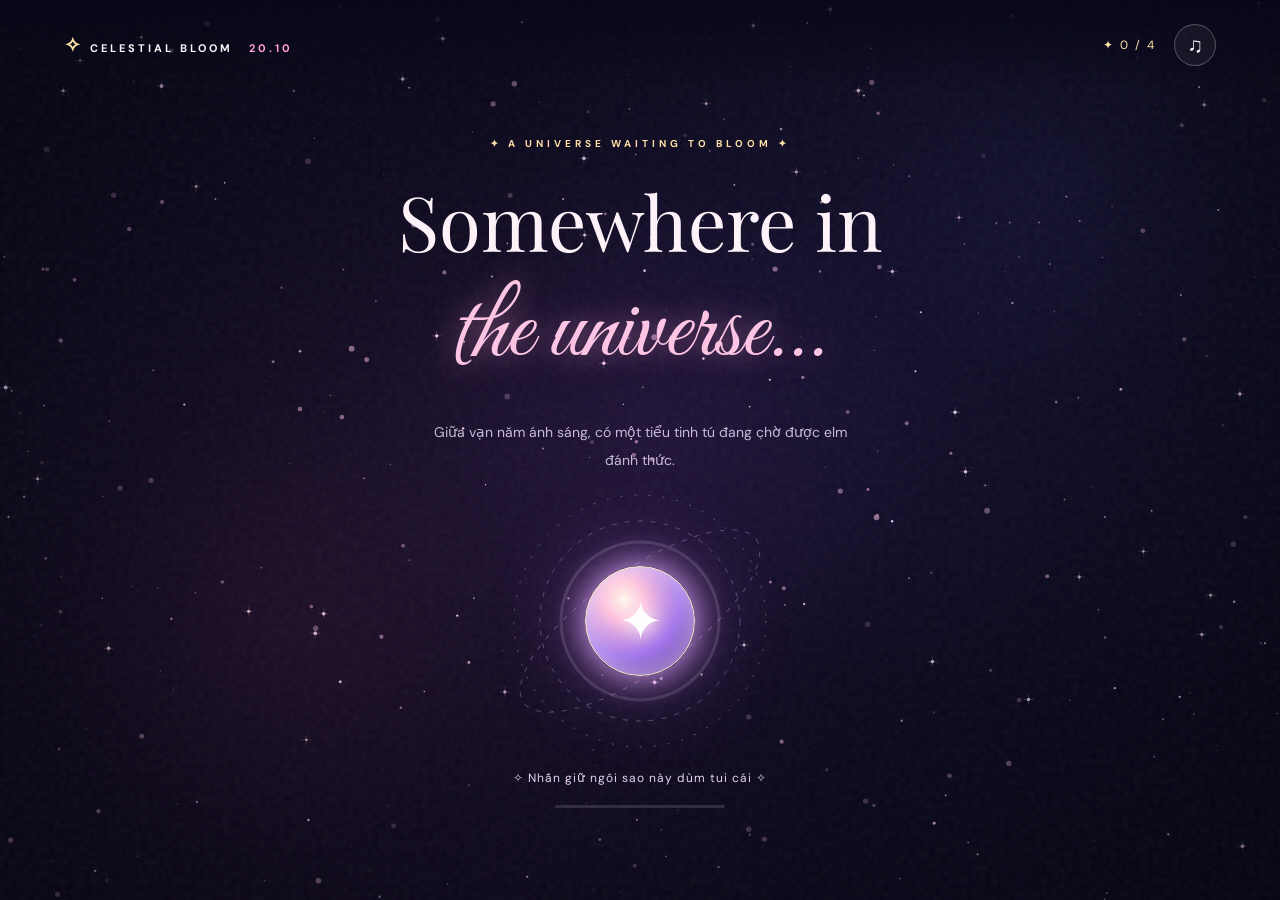
<file: index.html>
<!DOCTYPE html>
<html lang="vi">
<head>
  <meta charset="UTF-8">
  <meta name="viewport" content="width=device-width, initial-scale=1.0">
  <meta name="theme-color" content="#080719">
  <title>NCT</title>
  <link rel="icon" href="data:image/svg+xml,<svg xmlns=%22http://www.w3.org/2000/svg%22 viewBox=%220 0 100 100%22><text y=%22.9em%22 font-size=%2290%22>🪐</text></svg>">
  <link rel="preconnect" href="https://fonts.googleapis.com">
  <link rel="preconnect" href="https://fonts.gstatic.com" crossorigin>
  <link href="https://fonts.googleapis.com/css2?family=DM+Sans:wght@400;500;600;700&family=Great+Vibes&family=Playfair+Display:wght@400;500;600&display=swap" rel="stylesheet">
  <link rel="stylesheet" href="style.css">
  <script src="script.js" defer></script>
</head>
<body>
  <canvas id="universe" aria-hidden="true"></canvas>

  <div class="vignette"></div>
  <div class="grain"></div>
  <div id="cursorGlow"></div>

  <header class="topbar">
    <div class="brand">
      <span class="brand-star">✧</span>
      CELESTIAL BLOOM
      <span class="brand-sub">20.10</span>
    </div>

    <div class="top-actions">
      <span id="starCounter">✦ 0 / 4</span>
      <button id="soundBtn" class="icon-button"
        aria-label="Bật hoặc tắt âm thanh">♫</button>
    </div>
  </header>

  <!-- GIAI ĐOẠN 1: HẠT MẦM VŨ TRỤ -->
  <section id="birth" class="birth-layer">
    <div class="birth-content">
      <div class="eyebrow">✦ A UNIVERSE WAITING TO BLOOM ✦</div>

      <h1>
        Somewhere in<br>
        <em>the universe...</em>
      </h1>

      <p class="birth-intro">
        Giữa vạn năm ánh sáng, có một tiểu tinh tú
        đang chờ được elm đánh thức.
      </p>

      <div class="seed-area">
        <svg class="seed-rings" viewBox="0 0 300 300"
          aria-hidden="true">
          <circle cx="150" cy="150" r="100"/>
          <circle cx="150" cy="150" r="126"/>
          <ellipse cx="150" cy="150" rx="142" ry="50"
            transform="rotate(-35 150 150)"/>
        </svg>

        <button id="seed" class="seed"
          aria-label="Nhấn giữ để đánh thức vũ trụ">
          <span class="seed-core">✦</span>
        </button>

        <svg class="hold-progress" viewBox="0 0 180 180"
          aria-hidden="true">
          <circle class="progress-track"
            cx="90" cy="90" r="79"/>
          <circle id="progressRing"
            class="progress-ring"
            cx="90" cy="90" r="79"/>
        </svg>
      </div>

      <p id="holdHint" class="hold-hint">
        ✧ Nhấn giữ ngôi sao này dùm tui cái ✧
      </p>

      <div class="hold-meter">
        <div id="holdFill"></div>
      </div>
    </div>
  </section>

  <!-- GIAI ĐOẠN 2: THẾ GIỚI VŨ TRỤ -->
  <main id="cosmos" class="cosmos hidden">
    <div class="cosmos-heading">
      <div class="eyebrow">✦ A LITTLE UNIVERSE, JUST FOR YOU ✦</div>
      <h2>Welcome to <em>your universe</em></h2>
      <p>
        Tại đây, mỗi tinh cầu đều giữ một điều tốt đẹp for you.
      </p>
    </div>

    <div id="solarSystem" class="solar-system">
      <div class="orbit orbit-1"></div>
      <div class="orbit orbit-2"></div>
      <div class="orbit orbit-3"></div>

      <div id="centralBloom" class="central-bloom">
        <div class="core-halo"></div>
        <div class="central-core">✧</div>
        <span class="core-label">THE HEART OF THE UNIVERSE</span>
      </div>

      <button class="planet planet-1" data-planet="0"
        aria-label="Khám phá tinh cầu Bình Yên">
        <span class="planet-surface">✿</span>
        <span class="planet-label">01 · SERENITY</span>
      </button>

      <button class="planet planet-2" data-planet="1"
        aria-label="Khám phá tinh cầu Giấc Mơ">
        <span class="planet-surface">✧</span>
        <span class="planet-label">02 · DREAMS</span>
      </button>

      <button class="planet planet-3" data-planet="2"
        aria-label="Khám phá tinh cầu Niềm Vui">
        <span class="planet-surface">❀</span>
        <span class="planet-label">03 · JOY</span>
      </button>

      <button class="planet planet-4" data-planet="3"
        aria-label="Khám phá tinh cầu Yêu Thương">
        <span class="planet-surface">♡</span>
        <span class="planet-label">04 · LOVE</span>
      </button>
    </div>

    <div class="cosmos-footer">
      <p id="cosmosHint">
        ✧ Chạm vào bốn ngôi sao trên để thu thập đủ ánh sáng nha mình ✧
      </p>

      <button id="constellationBtn"
        class="outline-button" disabled>
        MỞ MAP CHÒM SAO RA NÈ!!!
        <span>↗</span>
      </button>
    </div>
  </main>

  <!-- THÔNG ĐIỆP TINH CẦU -->
  <div id="planetPanel" class="planet-panel hidden"
    role="dialog" aria-modal="true"
    aria-labelledby="planetTitle">

    <div class="panel-backdrop" id="panelBackdrop"></div>

    <article class="planet-card">
      <button id="closePlanet" class="close-button"
        aria-label="Đóng thông điệp">×</button>

      <div class="card-topline">A MESSAGE FROM THE STARS</div>
      <div id="planetSymbol" class="card-symbol">✿</div>
      <div id="planetNumber" class="card-number">01 / 04</div>

      <h3 id="planetTitle">Serenity</h3>
      <p id="planetMessage"></p>

      <div class="card-bottom">✦ &nbsp; FOR YOU &nbsp; ✦</div>
    </article>
  </div>

  <!-- CHÒM SAO TƯƠNG TÁC -->
  <section id="constellation" class="constellation-layer hidden">
    <button id="closeConstellation" class="back-button">
      ← TRỞ VỀ VŨ TRỤ
    </button>

    <div class="constellation-heading">
      <div class="eyebrow">✦ WRITTEN IN THE STARS ✦</div>
      <h2>Connect the <em>stars</em></h2>
      <p>
        Chạm vào các ngôi sao theo thứ tự từ 1 đến 7.
        Hãy xem điều gì đang được viết trên bầu trời.
      </p>
    </div>

    <div class="star-map" id="starMap">
      <svg id="constellationLines" viewBox="0 0 600 420"
        preserveAspectRatio="xMidYMid meet"
        aria-hidden="true">
        <path id="drawnPath" d=""/>
      </svg>

      <button class="map-star" data-star="0"
        style="--x:300;--y:344">1</button>
      <button class="map-star" data-star="1"
        style="--x:115;--y:205">2</button>
      <button class="map-star" data-star="2"
        style="--x:172;--y:87">3</button>
      <button class="map-star" data-star="3"
        style="--x:300;--y:153">4</button>
      <button class="map-star" data-star="4"
        style="--x:428;--y:87">5</button>
      <button class="map-star" data-star="5"
        style="--x:485;--y:205">6</button>
      <button class="map-star" data-star="6"
        style="--x:300;--y:344">7</button>
    </div>

    <p id="starHint" class="star-hint">
      ✧ Hành trình bắt đầu từ ngôi sao số 1 ✧
    </p>

    <button id="bloomBtn" class="bloom-button hidden">
      ✦ ĐÁNH THỨC ĐÓA HOA THIÊN HÀ ✦
    </button>
  </section>

  <!-- FINAL BLOOM -->
  <section id="finalBloom" class="final-layer hidden">
    <div class="final-nebula"></div>

    <div class="cosmic-flower" id="cosmicFlower">
      <div class="flower-aura"></div>
      <div id="petalContainer" class="petal-container"></div>
      <div class="flower-center">
        <span>20</span>
        <i>✦</i>
        <span>10</span>
      </div>
    </div>

    <div class="final-copy">
      <div class="eyebrow">✦ THIS UNIVERSE BLOOMS FOR YOU ✦</div>
      <h2>Happy <em>20/10</em></h2>
      <div class="final-divider">✧ ───── ♡ ───── ✧</div>

      <p class="final-wish">
        Hì hi. Trong vô vàn những vì sao, mong em luôn tìm thấy
        ánh sáng phù hợp của riêng mình.
        <br><br>
        Chúc những ngày của elm có thật nhiều niềm vui,
        cười nhiều nhé, khóc huhu xấu lắm í.
        <br><br>
        Chúc elm một ngày 20/10
        thật rực rỡ. Hông riêng hôm nay,
        mong elm mãi luôn được hạnh phúc theo cách em muốn.
      </p>

      <p class="final-signature">
        A little universe, made just for you ♡
      </p>

      <button id="restartBtn" class="outline-button">
        KHÁM PHÁ LẠI VŨ TRỤ ↗
      </button>
    </div>
  </section>

  <div id="notification" class="notification"
    role="status" aria-live="polite"></div>
</body>
</html>
</file>
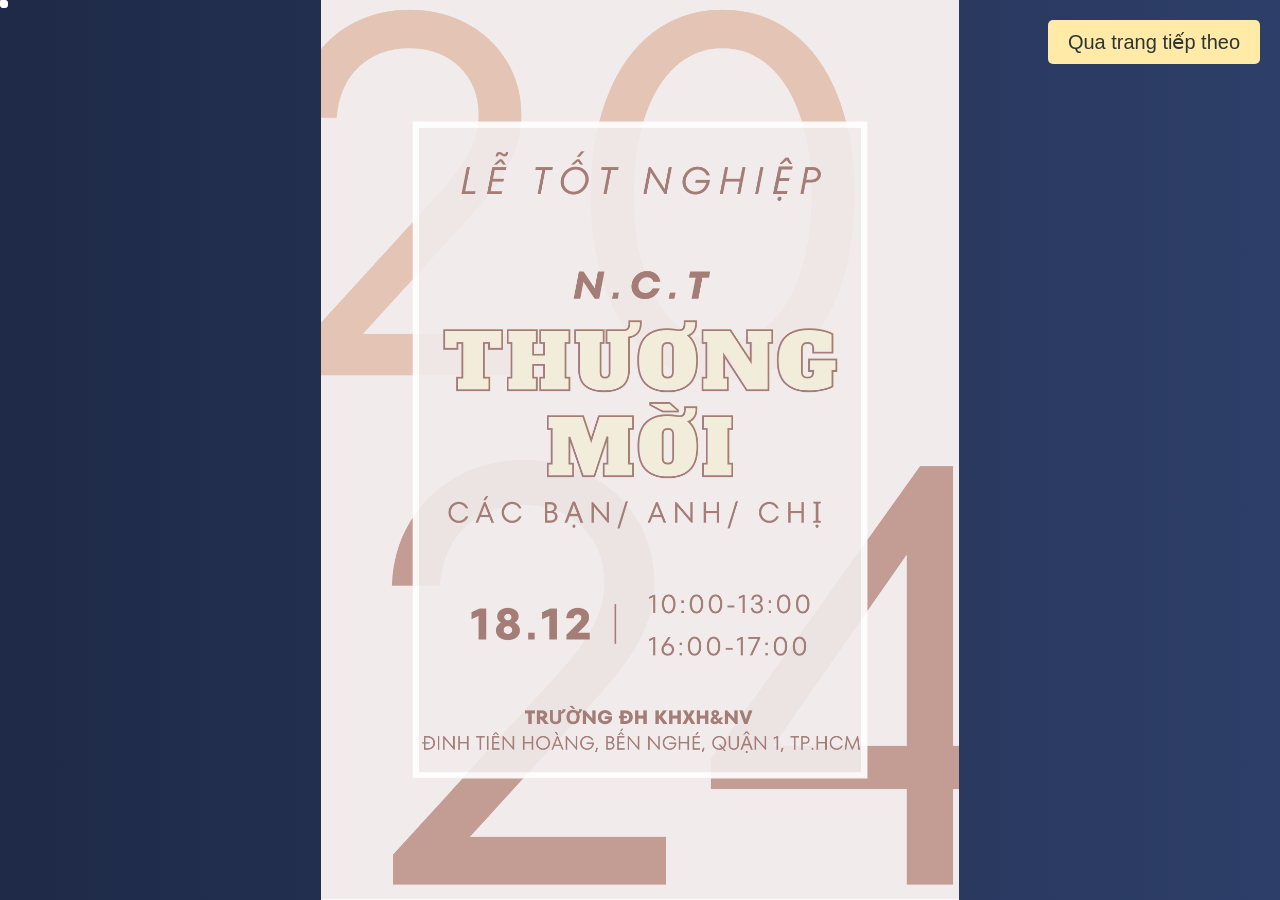
<file: show_image.html>
<!DOCTYPE html>
<html lang="vi">
<head>
    <meta charset="UTF-8">
    <meta name="viewport" content="width=device-width, initial-scale=1.0">
    <title>CHO CT XIN TẤM ẢNH NHA!!</title>
    <style>
        body {
            margin: 0;
            padding: 0;
            height: 100vh;
            overflow: hidden;
            font-family: Arial, sans-serif;
            position: relative;
            background: linear-gradient(90deg, #1e2a47, #2d3e68); /* Nền ban đầu */
            animation: background-change 10s infinite alternate; /* Hiệu ứng nền đổi màu */
        }

        @keyframes background-change {
            0% {
                background: linear-gradient(90deg, #1e2a47, #2d3e68);
            }
            25% {
                background: linear-gradient(90deg, #ff6f61, #f39c12);
            }
            50% {
                background: linear-gradient(90deg, #2d3e68, #4c5b7e);
            }
            75% {
                background: linear-gradient(90deg, #2d3e68, #9b59b6);
            }
            100% {
                background: linear-gradient(90deg, #4c5b7e, #1e2a47);
            }
        }

        .container {
            width: 100%;
            height: 100%;
            position: relative;
        }

        .image {
            width: 100%;
            height: 100%;
            object-fit: contain;
            position: absolute;
            top: 0;
            left: 0;
        }

        /* Mưa sao băng */
        .star {
            position: absolute;
            width: 4px; 
            height: 4px;
            background-color: white;
            border-radius: 50%;
            opacity: 0;
            animation: shoot 2s infinite linear;
        }

        @keyframes shoot {
            0% {
                transform: translate(0, 0);
                opacity: 1;
                box-shadow: 0 0 5px white;
            }
            100% {
                transform: translate(100vw, 100vh);
                opacity: 0;
                box-shadow: 0 0 0px white;
            }
        }

        /* Tạo sao băng theo nhiều đường */
        .star:nth-child(1) { top: 5%; left: 2%; animation-duration: 2s; animation-delay: 0s; animation-timing-function: ease-in; }
        .star:nth-child(2) { top: 15%; left: 40%; animation-duration: 2.5s; animation-delay: 0.5s; animation-timing-function: ease-out; }
        .star:nth-child(3) { top: 25%; left: 10%; animation-duration: 2s; animation-delay: 1s; animation-timing-function: ease-in-out; }
        .star:nth-child(4) { top: 40%; left: 50%; animation-duration: 2.5s; animation-delay: 1.5s; animation-timing-function: ease-out; }
        .star:nth-child(5) { top: 60%; left: 80%; animation-duration: 3s; animation-delay: 2s; animation-timing-function: ease-in; }
        .star:nth-child(6) { top: 70%; left: 30%; animation-duration: 3.5s; animation-delay: 2.5s; animation-timing-function: ease-in-out; }
        .star:nth-child(7) { top: 10%; left: 80%; animation-duration: 2s; animation-delay: 0.3s; animation-timing-function: ease-out; }
        .star:nth-child(8) { top: 50%; left: 90%; animation-duration: 2.8s; animation-delay: 1.2s; animation-timing-function: ease-in; }
        .star:nth-child(9) { top: 25%; left: 35%; animation-duration: 3s; animation-delay: 0.7s; animation-timing-function: ease-out; }
        .star:nth-child(10) { top: 80%; left: 25%; animation-duration: 3.2s; animation-delay: 2.8s; animation-timing-function: ease-in-out; }
        .star:nth-child(11) { top: 5%; left: 60%; animation-duration: 3s; animation-delay: 1.5s; animation-timing-function: ease-in; }
        .star:nth-child(12) { top: 45%; left: 80%; animation-duration: 3.4s; animation-delay: 1.8s; animation-timing-function: ease-out; }
        .star:nth-child(13) { top: 55%; left: 20%; animation-duration: 3s; animation-delay: 1.1s; animation-timing-function: ease-in; }
        .star:nth-child(14) { top: 30%; left: 10%; animation-duration: 2.5s; animation-delay: 2.2s; animation-timing-function: ease-in-out; }
        .star:nth-child(15) { top: 10%; left: 90%; animation-duration: 3.1s; animation-delay: 2s; animation-timing-function: ease-in-out; }

        /* Các ngôi sao lấp lánh */
        .twinkle {
            position: absolute;
            width: 3px;
            height: 3px;
            background-color: white;
            border-radius: 50%;
            opacity: 0.5;
            animation: twinkle 1.5s infinite alternate;
        }

        @keyframes twinkle {
            0% {
                opacity: 0.5;
            }
            100% {
                opacity: 1;
            }
        }

        .twinkle:nth-child(16) { top: 5%; left: 20%; animation-duration: 1.8s; animation-delay: 0.5s; }
        .twinkle:nth-child(17) { top: 15%; left: 25%; animation-duration: 2s; animation-delay: 1.2s; }
        .twinkle:nth-child(18) { top: 25%; left: 35%; animation-duration: 1.7s; animation-delay: 0.7s; }
        .twinkle:nth-child(19) { top: 35%; left: 45%; animation-duration: 2.3s; animation-delay: 1.6s; }
        .twinkle:nth-child(20) { top: 45%; left: 55%; animation-duration: 1.9s; animation-delay: 0.9s; }

        /* Thêm các đám lấp lánh trên nền */
        .sparkle {
            position: absolute;
            width: 8px;
            height: 8px;
            background-color: rgba(255, 255, 255, 0.6);
            border-radius: 50%;
            animation: sparkle 1.5s infinite ease-in-out;
        }

        @keyframes sparkle {
            0% { transform: scale(0.5); opacity: 0.8; }
            50% { transform: scale(1.5); opacity: 1; }
            100% { transform: scale(0.5); opacity: 0.8; }
        }

        .sparkle:nth-child(21) { top: 10%; left: 10%; animation-delay: 0.5s; }
        .sparkle:nth-child(22) { top: 25%; left: 40%; animation-delay: 1s; }
        .sparkle:nth-child(23) { top: 50%; left: 60%; animation-delay: 1.5s; }
        .sparkle:nth-child(24) { top: 70%; left: 80%; animation-delay: 2s; }
        .sparkle:nth-child(25) { top: 80%; left: 15%; animation-delay: 2.5s; }

        /* Nút quay lại */
        .back-link {
            position: absolute;
            top: 20px;
            right: 20px;
            font-size: 20px;
            color: #2d3436;
            text-decoration: none;
            background: #ffeaa7;
            padding: 10px 20px;
            border-radius: 5px;
            transition: background 0.3s ease, transform 0.3s ease, box-shadow 0.3s ease;
        }

        .back-link:focus, .back-link:hover {
            background: #f39c12;
            transform: scale(1.1);
            box-shadow: 0 0 15px rgba(255, 255, 255, 0.7);
        }

    </style>
</head>
<body>

    <div class="container">
        <img src="IM/Graduation1.png" alt="Tốt Nghiệp" class="image"> 

  
        <div class="star"></div>
        <div class="star"></div>
        <div class="star"></div>
        <div class="star"></div>
        <div class="star"></div>

      
        <div class="twinkle"></div>
        <div class="twinkle"></div>
        <div class="twinkle"></div>
        <div class="twinkle"></div>

    
        <div class="sparkle"></div>
        <div class="sparkle"></div>
        <div class="sparkle"></div>
        <div class="sparkle"></div>
        <div class="sparkle"></div>

       
        <a href="show.im2.html" class="back-link">Qua trang tiếp theo</a>
    </div>

</body>
</html>
</file>
<file: style.css>
:root {
  --night: #080719;
  --violet: #a98cff;
  --pink: #ff9fd3;
  --gold: #ffe1a6;
  --white: #fff4fa;
  --muted: #c8bbda;
}

* { box-sizing: border-box; }

html { scroll-behavior: smooth; }

body {
  margin: 0;
  min-height: 100vh;
  overflow-x: hidden;
  color: var(--white);
  background: var(--night);
  font-family: "DM Sans", sans-serif;
}

button { font: inherit; cursor: pointer; }
button:disabled { opacity: .35; cursor: not-allowed; }
button:focus-visible { outline: 2px solid var(--gold); outline-offset: 5px; }
.hidden { display: none !important; }

#universe {
  position: fixed;
  inset: 0;
  width: 100%;
  height: 100%;
  z-index: -3;
}

.vignette {
  position: fixed;
  inset: 0;
  z-index: -1;
  pointer-events: none;
  background: radial-gradient(ellipse at center,
    transparent 25%, #05030e99 100%);
}

.grain {
  position: fixed;
  inset: 0;
  z-index: 20;
  opacity: .055;
  pointer-events: none;
  background-image: url("data:image/svg+xml,%3Csvg viewBox='0 0 180 180' xmlns='http://www.w3.org/2000/svg'%3E%3Cfilter id='n'%3E%3CfeTurbulence type='fractalNoise' baseFrequency='.8' numOctaves='3' stitchTiles='stitch'/%3E%3C/filter%3E%3Crect width='100%25' height='100%25' filter='url(%23n)'/%3E%3C/svg%3E");
}

#cursorGlow {
  position: fixed;
  width: 300px;
  height: 300px;
  left: -500px;
  top: -500px;
  border-radius: 50%;
  background: radial-gradient(circle, #d4a5ff22, transparent 70%);
  pointer-events: none;
  z-index: 1;
  transform: translate(-50%, -50%);
}

.topbar {
  position: fixed;
  z-index: 40;
  top: 0;
  left: 0;
  width: 100%;
  padding: 24px clamp(20px, 5vw, 70px);
  display: flex;
  justify-content: space-between;
  align-items: center;
  gap: 12px;
  background: linear-gradient(#080719cc, transparent);
}

.brand {
  font-size: 11px;
  font-weight: 700;
  letter-spacing: 3px;
}

.brand-star { color: var(--gold); font-size: 20px; }
.brand-sub { color: var(--pink); margin-left: 10px; }

.top-actions { display: flex; align-items: center; gap: 18px; }

#starCounter {
  color: var(--gold);
  font-size: 12px;
  letter-spacing: 2px;
}

.icon-button {
  width: 42px;
  height: 42px;
  border: 1px solid #ffffff44;
  border-radius: 50%;
  background: #ffffff0d;
  color: var(--white);
  font-size: 21px;
  backdrop-filter: blur(10px);
}

.icon-button.active {
  color: var(--gold);
  box-shadow: 0 0 20px #ffccaa66;
}

.eyebrow {
  color: var(--gold);
  font-size: 10px;
  letter-spacing: 4px;
  font-weight: 700;
  text-transform: uppercase;
}

h1, h2, h3 {
  font-family: "Playfair Display", serif;
  font-weight: 400;
}

h1 em, h2 em {
  font-family: "Great Vibes", cursive;
  font-weight: 400;
  font-style: normal;
  color: #ffc5e5;
  text-shadow: 0 0 30px #ff9ed388;
}

/* HẠT MẦM VŨ TRỤ */
.birth-layer {
  min-height: 100svh;
  display: grid;
  place-items: center;
  padding: 110px 20px 50px;
  text-align: center;
}

.birth-content { width: min(100%, 750px); }

.birth-content h1 {
  font-size: clamp(38px, 6vw, 76px);
  line-height: 1.28;
  margin: 22px 0;
}

.birth-content h1 em {
  font-size: 1.3em;
}

.birth-intro {
  max-width: 420px;
  margin: 0 auto;
  color: var(--muted);
  line-height: 2;
  font-size: 14px;
}

.seed-area {
  position: relative;
  width: 270px;
  height: 270px;
  margin: 12px auto 0;
  display: grid;
  place-items: center;
}

.seed-rings {
  position: absolute;
  inset: -15px;
  width: 300px;
  height: 300px;
  overflow: visible;
  animation: rotate 25s linear infinite;
  pointer-events: none;
}

.seed-rings circle, .seed-rings ellipse {
  fill: none;
  stroke: #d9b8ff55;
  stroke-width: 1;
  stroke-dasharray: 5 8;
}

.seed-rings circle:nth-child(2) {
  stroke: #ffe3ae55;
  stroke-dasharray: 2 12;
}

.seed {
  position: relative;
  z-index: 2;
  width: 110px;
  height: 110px;
  border: 1px solid #fff0cf;
  border-radius: 50%;
  color: white;
  background:
    radial-gradient(circle at 35% 30%, #fff9e9,
      #ffc2df 20%, #a274ed 55%, #4e247a 100%);
  box-shadow:
    0 0 35px #e6a8ff,
    0 0 95px #bb70f877,
    inset 0 0 25px #ffffff88;
  touch-action: none;
  user-select: none;
  -webkit-user-select: none;
  animation: seedFloat 4s ease-in-out infinite;
}

.seed-core {
  font-size: 54px;
  text-shadow: 0 0 18px white;
}

.seed.charging {
  animation: seedCharge .55s ease-in-out infinite alternate;
}

.hold-progress {
  position: absolute;
  inset: 45px;
  width: 180px;
  height: 180px;
  transform: rotate(-90deg);
  pointer-events: none;
}

.progress-track, .progress-ring {
  fill: none;
  stroke-width: 3;
}

.progress-track { stroke: #ffffff22; }
.progress-ring {
  stroke: #ffe1a6;
  stroke-linecap: round;
  stroke-dasharray: 496.37;
  stroke-dashoffset: 496.37;
  transition: stroke-dashoffset .06s linear;
  filter: drop-shadow(0 0 8px #ffe1a6);
}

.hold-hint {
  color: #ead4f4;
  font-size: 12px;
  letter-spacing: 1px;
  line-height: 1.8;
}

.hold-meter {
  width: 170px;
  height: 3px;
  margin: 15px auto;
  border-radius: 10px;
  background: #ffffff22;
  overflow: hidden;
}

#holdFill {
  width: 0;
  height: 100%;
  background: linear-gradient(90deg, var(--violet), var(--gold));
  box-shadow: 0 0 10px var(--gold);
}

@keyframes rotate { to { transform: rotate(360deg); } }
@keyframes seedFloat { 50% { transform: translateY(-12px); } }
@keyframes seedCharge {
  to { transform: scale(1.2); filter: brightness(1.6); }
}

/* KHÔNG GIAN CÁC TINH CẦU */
.cosmos {
  min-height: 100svh;
  padding: 120px 20px 50px;
  text-align: center;
  animation: fadeUp 1.5s both;
}

.cosmos-heading h2 {
  font-size: clamp(35px, 5vw, 60px);
  margin: 18px 0;
}

.cosmos-heading h2 em { font-size: 1.2em; }

.cosmos-heading p {
  font-size: 13px;
  color: var(--muted);
  line-height: 1.8;
}

.solar-system {
  position: relative;
  width: min(88vw, 680px);
  height: min(88vw, 680px);
  min-height: 340px;
  margin: 5px auto;
}

.orbit {
  position: absolute;
  top: 50%;
  left: 50%;
  border: 1px solid #d8bbff27;
  border-radius: 50%;
  transform: translate(-50%, -50%) rotate(-22deg);
  pointer-events: none;
}

.orbit-1 { width: 43%; height: 43%; }
.orbit-2 { width: 69%; height: 69%; border-style: dashed; }
.orbit-3 { width: 95%; height: 95%; }

.central-bloom {
  position: absolute;
  top: 50%;
  left: 50%;
  width: 160px;
  height: 160px;
  transform: translate(-50%, -50%);
  display: grid;
  place-items: center;
}

.core-halo {
  position: absolute;
  inset: -50px;
  border-radius: 50%;
  background: radial-gradient(circle, #ffc5eb77, #b58aff22 35%, transparent 70%);
  animation: breathe 5s ease-in-out infinite;
}

.central-core {
  position: relative;
  width: 100px;
  height: 100px;
  display: grid;
  place-items: center;
  border-radius: 50%;
  font-size: 50px;
  color: var(--gold);
  background: radial-gradient(circle, #ffe1ed, #aa72c9 35%, #352058 75%);
  box-shadow: 0 0 35px #ffb5df, 0 0 90px #a770ed88;
  animation: corePulse 4s infinite;
}

.core-label {
  position: absolute;
  top: 145px;
  width: 260px;
  font-size: 9px;
  letter-spacing: 2px;
  color: #ffe2c9aa;
}

.planet {
  position: absolute;
  z-index: 3;
  width: clamp(70px, 11vw, 100px);
  height: clamp(70px, 11vw, 100px);
  border: 0;
  padding: 0;
  border-radius: 50%;
  background: transparent;
  animation: planetFloat 5s ease-in-out infinite;
}

.planet-surface {
  position: relative;
  display: grid;
  place-items: center;
  width: 100%;
  height: 100%;
  border: 1px solid #ffffff99;
  border-radius: 50%;
  font-size: 42px;
  color: #fff2ec;
  background: radial-gradient(circle at 28% 24%,
    #fff7ef, var(--planet-light) 25%,
    var(--planet-dark) 75%, #26133c);
  box-shadow:
    inset -12px -14px 24px #180e3577,
    0 0 25px var(--planet-light),
    0 0 65px var(--planet-glow);
  transition: transform .4s, box-shadow .4s;
}

.planet:hover .planet-surface {
  transform: scale(1.16);
  box-shadow: 0 0 45px var(--planet-light),
    0 0 95px var(--planet-glow);
}

.planet.collected .planet-surface {
  box-shadow: 0 0 45px var(--gold),
    0 0 100px var(--planet-glow);
}

.planet-label {
  position: absolute;
  top: calc(100% + 14px);
  left: 50%;
  transform: translateX(-50%);
  white-space: nowrap;
  color: #ffe7f0;
  font-size: 9px;
  letter-spacing: 2px;
}

.planet-1 {
  left: 8%; top: 23%;
  --planet-light: #f7a4d3;
  --planet-dark: #90447f;
  --planet-glow: #f58fc466;
}

.planet-2 {
  right: 10%; top: 12%;
  --planet-light: #b4a1ff;
  --planet-dark: #534a9c;
  --planet-glow: #ad91ff66;
  animation-delay: -1s;
}

.planet-3 {
  left: 15%; bottom: 13%;
  --planet-light: #ffd5a0;
  --planet-dark: #bd7087;
  --planet-glow: #ffcba066;
  animation-delay: -2s;
}

.planet-4 {
  right: 8%; bottom: 20%;
  --planet-light: #ff9fb9;
  --planet-dark: #a53d77;
  --planet-glow: #ff92ba66;
  animation-delay: -3s;
}

@keyframes planetFloat {
  50% { transform: translateY(-13px); }
}
@keyframes breathe {
  50% { transform: scale(1.3); opacity: .6; }
}
@keyframes corePulse {
  50% { filter: brightness(1.5); }
}

.cosmos-footer { padding-bottom: 35px; }

.cosmos-footer p {
  color: var(--muted);
  font-size: 12px;
  margin-bottom: 25px;
}

.outline-button {
  padding: 16px 30px;
  border: 1px solid #ffe4ba88;
  border-radius: 3px;
  background: #ffffff09;
  backdrop-filter: blur(12px);
  color: var(--gold);
  font-size: 11px;
  font-weight: 700;
  letter-spacing: 2px;
  transition: .3s;
}

.outline-button:not(:disabled):hover {
  background: #ffe2bd18;
  box-shadow: 0 0 35px #ffc6e055;
  transform: translateY(-3px);
}

.outline-button span { margin-left: 20px; }

/* THẺ THÔNG ĐIỆP */
.planet-panel {
  position: fixed;
  inset: 0;
  z-index: 60;
  display: grid;
  place-items: center;
  padding: 20px;
}

.panel-backdrop {
  position: absolute;
  inset: 0;
  background: #080617cc;
  backdrop-filter: blur(15px);
}

.planet-card {
  position: relative;
  width: min(100%, 480px);
  padding: 55px 40px 45px;
  text-align: center;
  border: 1px solid #ffe2d788;
  border-radius: 180px 180px 20px 20px;
  background:
    radial-gradient(ellipse at 50% 0%, #bb7cb877, transparent 65%),
    linear-gradient(145deg, #3c275b, #17102c);
  box-shadow: 0 0 80px #d88fc655, inset 0 0 40px #ffffff08;
  animation: fadeUp .7s both;
}

.close-button {
  position: absolute;
  right: 18px;
  top: 18px;
  border: 0;
  background: transparent;
  color: white;
  font-size: 28px;
}

.card-topline, .card-bottom {
  font-size: 9px;
  letter-spacing: 3px;
  color: var(--gold);
}

.card-symbol {
  font-size: 95px;
  color: #ffc5e2;
  text-shadow: 0 0 35px #ff9ad5;
  margin: 20px 0;
  animation: breathe 4s infinite;
}

.card-number {
  font-size: 11px;
  color: #e7b7d9;
  letter-spacing: 3px;
}

.planet-card h3 {
  font-size: 43px;
  margin: 12px 0 20px;
  color: #ffe1ed;
}

.planet-card p {
  font-size: 14px;
  line-height: 2.2;
  color: #f4ddec;
  margin-bottom: 35px;
}

/* BẢN ĐỒ CHÒM SAO */
.constellation-layer {
  min-height: 100svh;
  padding: 110px 20px 65px;
  text-align: center;
  animation: fadeUp .8s both;
}

.back-button {
  position: absolute;
  left: clamp(20px, 5vw, 70px);
  top: 100px;
  border: 0;
  background: transparent;
  color: var(--muted);
  font-size: 10px;
  letter-spacing: 2px;
}

.constellation-heading h2 {
  font-size: clamp(38px, 6vw, 70px);
  margin: 15px 0;
}

.constellation-heading p {
  max-width: 420px;
  margin: auto;
  font-size: 13px;
  line-height: 1.9;
  color: var(--muted);
}

.star-map {
  position: relative;
  width: min(90vw, 600px);
  aspect-ratio: 600 / 420;
  margin: 30px auto 0;
}

#constellationLines {
  position: absolute;
  inset: 0;
  width: 100%;
  height: 100%;
  overflow: visible;
  pointer-events: none;
}

#drawnPath {
  fill: none;
  stroke: #ffe2ac;
  stroke-width: 2;
  stroke-linecap: round;
  stroke-linejoin: round;
  filter: drop-shadow(0 0 7px #ffcae4);
}

.map-star {
  position: absolute;
  z-index: 3;
  left: calc(var(--x) / 600 * 100%);
  top: calc(var(--y) / 420 * 100%);
  width: 38px;
  height: 38px;
  transform: translate(-50%, -50%);
  border: 1px solid #ffe3b9;
  border-radius: 50%;
  color: var(--gold);
  background: #5d407c;
  box-shadow: 0 0 15px #ffd9c088;
  font-size: 13px;
  transition: .3s;
}

.map-star:hover, .map-star.done {
  background: #fff1c7;
  color: #70437c;
  box-shadow: 0 0 35px #ffe6b6;
}

.map-star[data-star="6"] {
  margin-top: 44px;
}

.star-hint {
  color: var(--gold);
  font-size: 12px;
  line-height: 1.8;
}

.bloom-button {
  margin-top: 20px;
  padding: 17px 27px;
  border: 1px solid #ffe1a6;
  border-radius: 40px;
  color: #422653;
  background: linear-gradient(120deg, #fff5db, #ffc4dc, #f5d9ff);
  box-shadow: 0 0 35px #ffb7dc88;
  font-size: 11px;
  font-weight: 700;
  letter-spacing: 2px;
  animation: breathe 3s infinite;
}

/* BÔNG HOA THIÊN HÀ */
.final-layer {
  position: relative;
  min-height: 100svh;
  padding: 100px 20px 90px;
  text-align: center;
  overflow: hidden;
  animation: fadeUp 1.2s both;
}

.final-nebula {
  position: absolute;
  top: 0;
  left: 50%;
  width: min(900px, 130vw);
  height: 850px;
  transform: translateX(-50%);
  border-radius: 50%;
  background: radial-gradient(ellipse,
    #e48cbe44, #8850c044 30%, transparent 70%);
  filter: blur(35px);
  pointer-events: none;
}

.cosmic-flower {
  position: relative;
  width: min(88vw, 420px);
  height: min(88vw, 420px);
  margin: 0 auto 30px;
  display: grid;
  place-items: center;
}

.flower-aura {
  position: absolute;
  inset: -30px;
  border-radius: 50%;
  background: radial-gradient(circle,
    #fff1ca44, #ff92db33 35%, transparent 70%);
  filter: blur(15px);
  animation: breathe 5s infinite;
}

.petal-container {
  position: absolute;
  inset: 0;
  animation: rotate 50s linear infinite;
}

.cosmic-petal {
  position: absolute;
  left: 50%;
  top: 50%;
  width: 26%;
  height: 43%;
  border: 1px solid #fff4dcaa;
  border-radius: 90% 10% 90% 10%;
  transform-origin: 50% 100%;
  background:
    radial-gradient(ellipse at 35% 25%,
      #fff7ebcc, #ffb3db88 35%,
      #b579ed99 70%, #51338a);
  box-shadow:
    inset 0 0 25px #ffffff55,
    0 0 25px #ffc2eb77;
  opacity: 0;
  animation: petalOpen 1.8s ease-out forwards;
  animation-delay: var(--delay);
}

@keyframes petalOpen {
  from {
    opacity: 0;
    transform: translate(-50%, -100%)
      rotate(var(--angle)) scale(.05);
  }
  to {
    opacity: .95;
    transform: translate(-50%, -100%)
      rotate(var(--angle)) scale(1);
  }
}

.flower-center {
  position: relative;
  z-index: 3;
  width: 32%;
  height: 32%;
  border-radius: 50%;
  display: flex;
  align-items: center;
  justify-content: center;
  gap: 7px;
  color: #fff4d6;
  font-family: "Playfair Display", serif;
  font-size: clamp(16px, 4vw, 26px);
  background: radial-gradient(circle,
    #fff6d9, #f5bdcf 35%, #8b4c9b 80%);
  box-shadow: 0 0 35px #ffe5bf, 0 0 90px #ffb3e4;
  animation: corePulse 3s infinite;
}

.flower-center i {
  font-size: 15px;
  font-style: normal;
}

.final-copy {
  position: relative;
  z-index: 2;
  max-width: 620px;
  margin: auto;
  animation: fadeUp 1.5s .7s both;
}

.final-copy h2 {
  font-size: clamp(48px, 8vw, 85px);
  margin: 15px 0;
}

.final-copy h2 em { font-size: 1.3em; }

.final-divider {
  color: var(--gold);
  letter-spacing: 4px;
  margin-bottom: 30px;
}

.final-wish {
  font-family: "Playfair Display", serif;
  font-size: clamp(15px, 2vw, 19px);
  line-height: 2.1;
  color: #f9e5f1;
}

.final-signature {
  font-family: "Great Vibes", cursive;
  font-size: 36px;
  color: var(--gold);
  margin: 30px 0;
}

.notification {
  position: fixed;
  z-index: 100;
  left: 50%;
  bottom: 30px;
  transform: translate(-50%, 30px);
  opacity: 0;
  pointer-events: none;
  max-width: 90vw;
  padding: 13px 22px;
  border: 1px solid #ffe2c588;
  border-radius: 30px;
  background: #261737ee;
  color: var(--white);
  font-size: 12px;
  text-align: center;
  transition: .4s;
}

.notification.show {
  opacity: 1;
  transform: translate(-50%, 0);
}

@keyframes fadeUp {
  from { opacity: 0; transform: translateY(25px); }
  to { opacity: 1; transform: translateY(0); }
}

@media (max-width: 600px) {
  .topbar { padding: 16px; }
  .brand { font-size: 9px; letter-spacing: 1px; }
  .brand-sub { margin-left: 4px; }
  .top-actions { gap: 9px; }
  #starCounter { font-size: 10px; }
  .eyebrow { font-size: 9px; letter-spacing: 2px; }
  .birth-layer { padding-top: 90px; }
  .cosmos { padding-top: 100px; }
  .solar-system {
    width: 96vw;
    height: 96vw;
    min-height: 350px;
  }
  .central-bloom { width: 105px; height: 105px; }
  .central-core { width: 70px; height: 70px; font-size: 36px; }
  .core-label { top: 110px; font-size: 7px; width: 190px; }
  .planet { width: 68px; height: 68px; }
  .planet-surface { font-size: 30px; }
  .planet-label { font-size: 7px; letter-spacing: 1px; }
  .planet-1 { left: 4%; top: 19%; }
  .planet-2 { right: 5%; top: 10%; }
  .planet-3 { left: 8%; bottom: 13%; }
  .planet-4 { right: 5%; bottom: 17%; }
  .planet-card { padding: 50px 25px 35px; }
  .back-button { top: 76px; left: 20px; }
  .constellation-layer { padding-top: 125px; }
  .map-star { width: 30px; height: 30px; font-size: 11px; }
  .final-layer { padding-top: 115px; }
}

@media (prefers-reduced-motion: reduce) {
  *, *::before, *::after {
    animation-duration: .01ms !important;
    animation-iteration-count: 1 !important;
    scroll-behavior: auto !important;
  }
}
</file>
